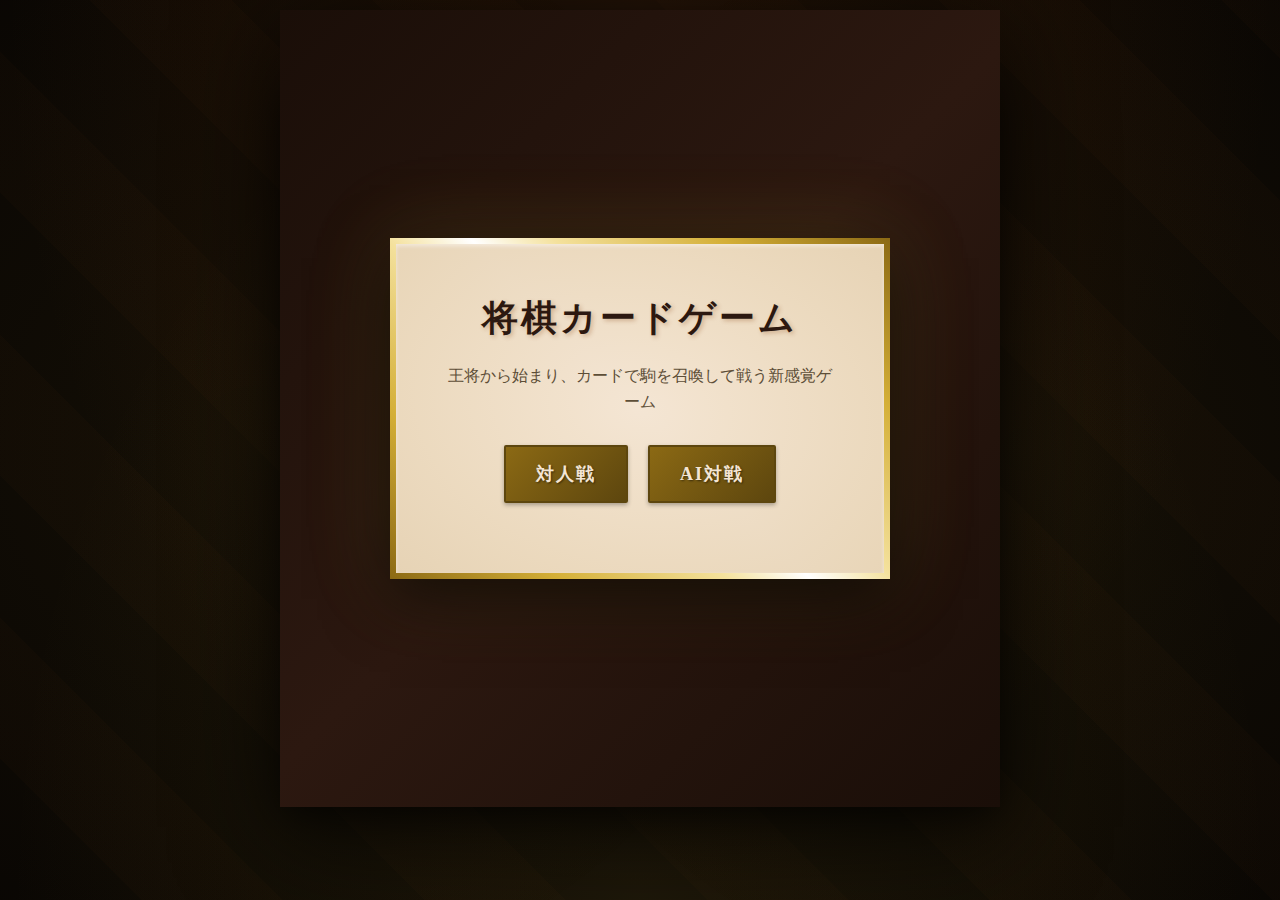
<file: index.html>
<!DOCTYPE html>
<html lang="ja">
<head>
    <meta charset="UTF-8">
    <meta name="viewport" content="width=device-width, initial-scale=1.0">
    <title>将棋カードゲーム</title>
    <link rel="preconnect" href="https://fonts.googleapis.com">
    <link rel="preconnect" href="https://fonts.gstatic.com" crossorigin>
    <link href="https://fonts.googleapis.com/css2?family=Noto+Serif+JP:wght@400;700&display=swap" rel="stylesheet">
    <link rel="stylesheet" href="styles.css">
</head>
<body>
    <div class="game-container">
        <header class="game-header">
            <h1 data-text="将棋カードゲーム">将棋カードゲーム</h1>
            <div class="game-info">
                <span id="current-player">先手のターン</span>
                <span id="action-status" class="action-status"></span>
                <button id="surrender-btn" class="btn">投了</button>
            </div>
        </header>

        <main class="game-main">
            <!-- 後手の手札エリア -->
            <div class="player-area player-2">
                <div class="player-info">
                    <h3>後手</h3>
                    <span class="deck-count">山札: <span id="deck2-count">35</span>枚</span>
                </div>
                <div class="hand-cards" id="hand2">
                    <!-- カードが動的に追加される -->
                </div>
                <div class="captured-pieces" id="captured2">
                    <h4>取られた駒</h4>
                    <div class="captured-list"></div>
                </div>
            </div>

            <!-- 将棋盤 -->
            <div class="board-container">
                <div class="board" id="game-board">
                    <!-- 9x9のマスが動的に生成される -->
                </div>
            </div>

            <!-- 先手の手札エリア -->
            <div class="player-area player-1">
                <div class="player-info">
                    <h3>先手</h3>
                    <span class="deck-count">山札: <span id="deck1-count">35</span>枚</span>
                </div>
                <div class="hand-cards" id="hand1">
                    <!-- カードが動的に追加される -->
                </div>
                <div class="captured-pieces" id="captured1">
                    <h4>取られた駒</h4>
                    <div class="captured-list"></div>
                </div>
            </div>
        </main>

        <!-- モーダル -->
        <div id="modal" class="modal hidden">
            <div class="modal-content">
                <h2 id="modal-title"></h2>
                <p id="modal-message"></p>
                <div class="modal-buttons">
                    <button id="modal-confirm" class="btn btn-primary">OK</button>
                    <button id="modal-cancel" class="btn btn-secondary hidden">キャンセル</button>
                </div>
            </div>
        </div>

        <!-- ゲーム開始画面 -->
        <div id="start-screen" class="start-screen">
            <div class="start-content">
                <h1 data-text="将棋カードゲーム">将棋カードゲーム</h1>
                <p>王将から始まり、カードで駒を召喚して戦う新感覚ゲーム</p>
                <div class="mode-selection">
                    <button id="pvp-btn" class="btn btn-large">対人戦</button>
                    <button id="pve-btn" class="btn btn-large">AI対戦</button>
                </div>
                <div id="ai-difficulty" class="ai-difficulty hidden">
                    <h3>難易度を選択</h3>
                    <button class="btn difficulty-btn" data-level="easy">初級</button>
                    <button class="btn difficulty-btn" data-level="medium">中級</button>
                    <button class="btn difficulty-btn" data-level="hard">上級</button>
                </div>
            </div>
        </div>
    </div>

    <script src="js/game.js"></script>
    <script src="js/board.js"></script>
    <script src="js/pieces.js"></script>
    <script src="js/cards.js"></script>
    <script src="js/ai.js"></script>
    <script src="js/main.js"></script>
</body>
</html>
</file>
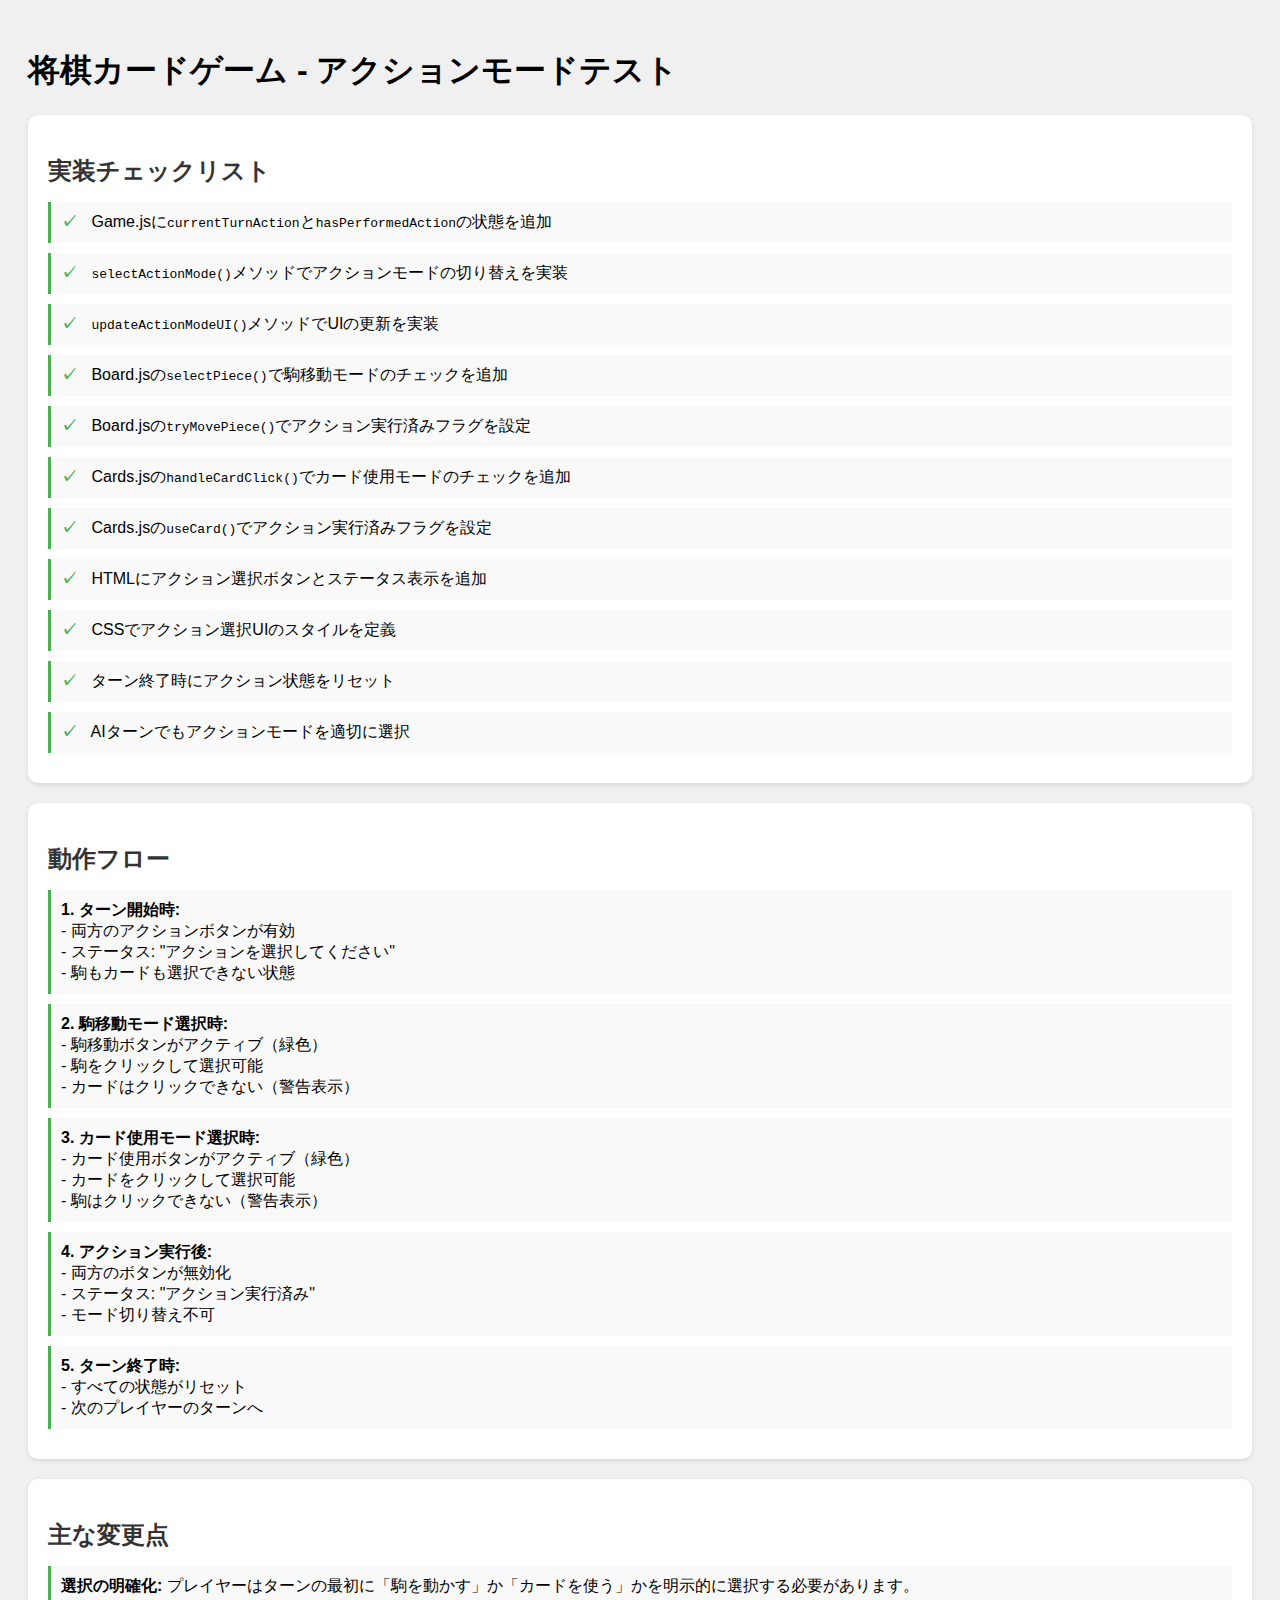
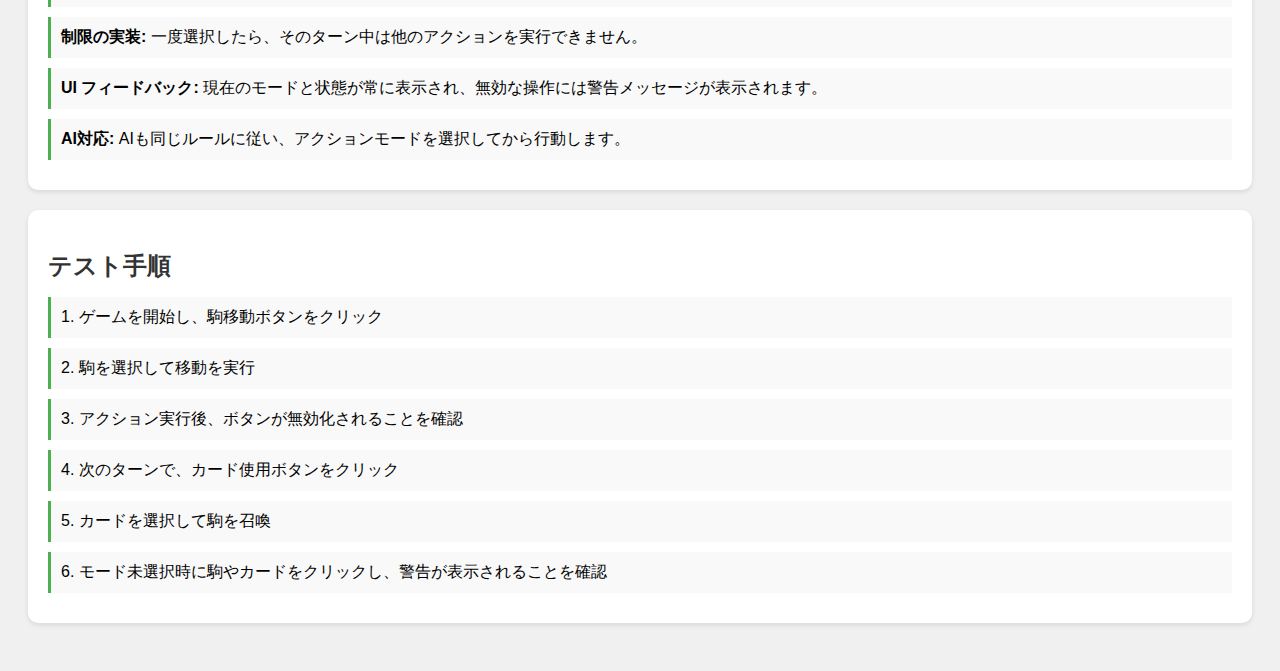
<file: test-action-mode.html>
<!DOCTYPE html>
<html lang="ja">
<head>
    <meta charset="UTF-8">
    <meta name="viewport" content="width=device-width, initial-scale=1.0">
    <title>アクションモードテスト</title>
    <style>
        body {
            font-family: Arial, sans-serif;
            padding: 20px;
            background-color: #f0f0f0;
        }
        .test-section {
            background-color: white;
            padding: 20px;
            margin-bottom: 20px;
            border-radius: 10px;
            box-shadow: 0 2px 5px rgba(0, 0, 0, 0.1);
        }
        h2 {
            color: #333;
            margin-bottom: 15px;
        }
        .test-item {
            margin-bottom: 10px;
            padding: 10px;
            background-color: #f9f9f9;
            border-left: 3px solid #4CAF50;
        }
        .test-item.fail {
            border-left-color: #f44336;
        }
        .test-item.pending {
            border-left-color: #FF9800;
        }
        .status {
            font-weight: bold;
            margin-right: 10px;
        }
        .pass { color: #4CAF50; }
        .fail { color: #f44336; }
        .pending { color: #FF9800; }
    </style>
</head>
<body>
    <h1>将棋カードゲーム - アクションモードテスト</h1>
    
    <div class="test-section">
        <h2>実装チェックリスト</h2>
        
        <div class="test-item">
            <span class="status pass">✓</span>
            Game.jsに<code>currentTurnAction</code>と<code>hasPerformedAction</code>の状態を追加
        </div>
        
        <div class="test-item">
            <span class="status pass">✓</span>
            <code>selectActionMode()</code>メソッドでアクションモードの切り替えを実装
        </div>
        
        <div class="test-item">
            <span class="status pass">✓</span>
            <code>updateActionModeUI()</code>メソッドでUIの更新を実装
        </div>
        
        <div class="test-item">
            <span class="status pass">✓</span>
            Board.jsの<code>selectPiece()</code>で駒移動モードのチェックを追加
        </div>
        
        <div class="test-item">
            <span class="status pass">✓</span>
            Board.jsの<code>tryMovePiece()</code>でアクション実行済みフラグを設定
        </div>
        
        <div class="test-item">
            <span class="status pass">✓</span>
            Cards.jsの<code>handleCardClick()</code>でカード使用モードのチェックを追加
        </div>
        
        <div class="test-item">
            <span class="status pass">✓</span>
            Cards.jsの<code>useCard()</code>でアクション実行済みフラグを設定
        </div>
        
        <div class="test-item">
            <span class="status pass">✓</span>
            HTMLにアクション選択ボタンとステータス表示を追加
        </div>
        
        <div class="test-item">
            <span class="status pass">✓</span>
            CSSでアクション選択UIのスタイルを定義
        </div>
        
        <div class="test-item">
            <span class="status pass">✓</span>
            ターン終了時にアクション状態をリセット
        </div>
        
        <div class="test-item">
            <span class="status pass">✓</span>
            AIターンでもアクションモードを適切に選択
        </div>
    </div>
    
    <div class="test-section">
        <h2>動作フロー</h2>
        
        <div class="test-item">
            <strong>1. ターン開始時:</strong><br>
            - 両方のアクションボタンが有効<br>
            - ステータス: "アクションを選択してください"<br>
            - 駒もカードも選択できない状態
        </div>
        
        <div class="test-item">
            <strong>2. 駒移動モード選択時:</strong><br>
            - 駒移動ボタンがアクティブ（緑色）<br>
            - 駒をクリックして選択可能<br>
            - カードはクリックできない（警告表示）
        </div>
        
        <div class="test-item">
            <strong>3. カード使用モード選択時:</strong><br>
            - カード使用ボタンがアクティブ（緑色）<br>
            - カードをクリックして選択可能<br>
            - 駒はクリックできない（警告表示）
        </div>
        
        <div class="test-item">
            <strong>4. アクション実行後:</strong><br>
            - 両方のボタンが無効化<br>
            - ステータス: "アクション実行済み"<br>
            - モード切り替え不可
        </div>
        
        <div class="test-item">
            <strong>5. ターン終了時:</strong><br>
            - すべての状態がリセット<br>
            - 次のプレイヤーのターンへ
        </div>
    </div>
    
    <div class="test-section">
        <h2>主な変更点</h2>
        
        <div class="test-item">
            <strong>選択の明確化:</strong> プレイヤーはターンの最初に「駒を動かす」か「カードを使う」かを明示的に選択する必要があります。
        </div>
        
        <div class="test-item">
            <strong>制限の実装:</strong> 一度選択したら、そのターン中は他のアクションを実行できません。
        </div>
        
        <div class="test-item">
            <strong>UI フィードバック:</strong> 現在のモードと状態が常に表示され、無効な操作には警告メッセージが表示されます。
        </div>
        
        <div class="test-item">
            <strong>AI対応:</strong> AIも同じルールに従い、アクションモードを選択してから行動します。
        </div>
    </div>
    
    <div class="test-section">
        <h2>テスト手順</h2>
        
        <div class="test-item">
            1. ゲームを開始し、駒移動ボタンをクリック
        </div>
        
        <div class="test-item">
            2. 駒を選択して移動を実行
        </div>
        
        <div class="test-item">
            3. アクション実行後、ボタンが無効化されることを確認
        </div>
        
        <div class="test-item">
            4. 次のターンで、カード使用ボタンをクリック
        </div>
        
        <div class="test-item">
            5. カードを選択して駒を召喚
        </div>
        
        <div class="test-item">
            6. モード未選択時に駒やカードをクリックし、警告が表示されることを確認
        </div>
    </div>
</body>
</html>
</file>
<file: styles.css>
/* リセットCSS */
* {
    margin: 0;
    padding: 0;
    box-sizing: border-box;
}

body {
    font-family: 'Noto Serif JP', 'Hiragino Mincho ProN', 'Yu Mincho', serif;
    background-color: #0a0704;
    background-image: 
        radial-gradient(ellipse at top, rgba(139, 69, 19, 0.2) 0%, transparent 70%),
        radial-gradient(ellipse at bottom, rgba(212, 175, 55, 0.1) 0%, transparent 70%),
        repeating-linear-gradient(
            45deg,
            transparent,
            transparent 100px,
            rgba(139, 69, 19, 0.03) 100px,
            rgba(139, 69, 19, 0.03) 200px
        );
    color: #333;
    min-height: 100vh;
    display: flex;
    justify-content: center;
    align-items: flex-start;
    padding-top: 10px;
    position: relative;
}

body::before {
    content: '';
    position: fixed;
    top: 0;
    left: 0;
    right: 0;
    bottom: 0;
    background: 
        radial-gradient(circle at 20% 50%, rgba(212, 175, 55, 0.05) 0%, transparent 50%),
        radial-gradient(circle at 80% 50%, rgba(212, 175, 55, 0.05) 0%, transparent 50%);
    pointer-events: none;
    z-index: 1;
}

/* ゲームコンテナ */
.game-container {
    width: 100%;
    max-width: 720px;
    margin: 0 auto;
    padding: 5px;
    filter: drop-shadow(0 20px 50px rgba(0, 0, 0, 0.8));
    position: relative;
    z-index: 10;
}

/* ヘッダー */
.game-header {
    background: 
        linear-gradient(180deg, rgba(212, 175, 55, 0.1) 0%, transparent 50%),
        linear-gradient(135deg, #1a0e08 0%, #0a0704 100%);
    color: #d4af37;
    padding: 16px 20px;
    border-radius: 0;
    display: flex;
    justify-content: space-between;
    align-items: center;
    border: 4px solid transparent;
    background-clip: padding-box;
    position: relative;
    overflow: hidden;
}

.game-header::before {
    content: '';
    position: absolute;
    top: -10px;
    left: -10px;
    right: -10px;
    bottom: -10px;
    background: linear-gradient(45deg, #8b6914, #d4af37, #8b6914);
    z-index: -2;
    animation: shimmer 3s ease-in-out infinite;
}

.game-header::after {
    content: '';
    position: absolute;
    top: -4px;
    left: -4px;
    right: -4px;
    bottom: -4px;
    background: linear-gradient(135deg, #1a0e08 0%, #0a0704 100%);
    z-index: -1;
}

@keyframes shimmer {
    0%, 100% { opacity: 0.5; }
    50% { opacity: 0.8; }
}

.game-header h1 {
    font-size: 20px;
    font-weight: bold;
    letter-spacing: 4px;
    text-shadow: 
        0 0 10px rgba(212, 175, 55, 0.5),
        2px 2px 4px rgba(0, 0, 0, 0.8);
    background: linear-gradient(45deg, #d4af37, #f4e19c, #d4af37);
    -webkit-background-clip: text;
    -webkit-text-fill-color: transparent;
    background-clip: text;
}

.game-info {
    display: flex;
    align-items: center;
    gap: 15px;
}

#current-player {
    font-size: 16px;
    font-weight: bold;
    letter-spacing: 2px;
    color: #f4e19c;
    text-shadow: 
        0 0 10px rgba(212, 175, 55, 0.5),
        1px 1px 3px rgba(0, 0, 0, 0.8);
    padding: 5px 10px;
    background: linear-gradient(90deg, transparent, rgba(212, 175, 55, 0.1), transparent);
    border-left: 2px solid #d4af37;
    border-right: 2px solid #d4af37;
}

/* アクション選択 */
.action-selection {
    display: flex;
    align-items: center;
    gap: 10px;
    padding: 5px 10px;
    background-color: rgba(0, 0, 0, 0.2);
    border-radius: 5px;
}

.action-btn {
    background-color: #654321;
    color: white;
    border: 2px solid transparent;
    transition: all 0.3s ease;
}

.action-btn:hover:not(:disabled) {
    background-color: #7b5a3a;
}

.action-btn.active {
    background-color: #4CAF50;
    border-color: #81C784;
}

.action-btn:disabled {
    opacity: 0.5;
    cursor: not-allowed;
}

.action-status {
    font-size: 14px;
    margin-left: 10px;
    font-style: italic;
}

.action-status.action-completed {
    color: #81C784;
    font-weight: bold;
}

/* ボタン */
.btn {
    padding: 6px 12px;
    border: 1px solid #8b6914;
    border-radius: 2px;
    cursor: pointer;
    font-size: 12px;
    transition: all 0.3s ease;
    font-family: 'Hiragino Mincho ProN', 'Yu Mincho', serif;
    font-weight: bold;
    box-shadow: 0 2px 4px rgba(0, 0, 0, 0.3);
}

.btn:hover {
    transform: translateY(-2px);
    box-shadow: 0 2px 5px rgba(0, 0, 0, 0.2);
}

.btn-primary {
    background: linear-gradient(135deg, #6b8e23 0%, #4a6318 100%);
    color: #f4e5d3;
    border-color: #4a6318;
}

.btn-secondary {
    background: linear-gradient(135deg, #5d4e37 0%, #3e3328 100%);
    color: #f4e5d3;
    border-color: #3e3328;
}

.btn-large {
    padding: 15px 30px;
    font-size: 18px;
    background: linear-gradient(135deg, #8b6914 0%, #5d460e 100%);
    color: #f4e5d3;
    border: 2px solid #5d460e;
    letter-spacing: 2px;
    text-shadow: 1px 1px 2px rgba(0, 0, 0, 0.5);
}

.btn-large:hover {
    background: linear-gradient(135deg, #a67c00 0%, #6b5100 100%);
    transform: translateY(-2px);
    box-shadow: 0 5px 15px rgba(0, 0, 0, 0.5);
}

#surrender-btn {
    background: linear-gradient(135deg, #8b2c1b 0%, #5d1e13 100%);
    color: #f4e5d3;
    border-color: #5d1e13;
}

/* アクション選択 */
.action-selection {
    display: flex;
    align-items: center;
    gap: 10px;
}

.action-btn {
    background-color: #666;
    color: white;
}

.action-btn.active {
    background-color: #4CAF50;
}

.action-btn:disabled {
    background-color: #999;
    cursor: not-allowed;
    opacity: 0.6;
}

.action-status {
    font-size: 12px;
    font-weight: bold;
    padding: 4px 8px;
    background-color: rgba(212, 175, 55, 0.2);
    border: 1px solid rgba(212, 175, 55, 0.4);
    border-radius: 2px;
    color: #f4e5d3;
    font-family: 'Hiragino Mincho ProN', 'Yu Mincho', serif;
    letter-spacing: 0.5px;
}

/* メインゲームエリア */
.game-main {
    background: 
        radial-gradient(ellipse at center, rgba(244, 229, 211, 0.95) 0%, rgba(232, 213, 184, 0.95) 100%),
        url('data:image/svg+xml,%3Csvg width="100" height="100" xmlns="http://www.w3.org/2000/svg"%3E%3Cdefs%3E%3Cpattern id="grid" width="10" height="10" patternUnits="userSpaceOnUse"%3E%3Cpath d="M 10 0 L 0 0 0 10" fill="none" stroke="rgba(139, 69, 19, 0.05)" stroke-width="0.5"/%3E%3C/pattern%3E%3C/defs%3E%3Crect width="100" height="100" fill="url(%23grid)"/%3E%3C/svg%3E');
    padding: 20px;
    border-radius: 0;
    border: 4px solid transparent;
    border-top: none;
    box-shadow: 
        inset 0 5px 15px rgba(0, 0, 0, 0.2),
        0 10px 30px rgba(0, 0, 0, 0.5);
    position: relative;
    background-clip: padding-box;
}

.game-main::before {
    content: '';
    position: absolute;
    top: -4px;
    left: -4px;
    right: -4px;
    bottom: -4px;
    background: linear-gradient(45deg, #8b6914, #d4af37, #8b6914);
    z-index: -1;
    opacity: 0.7;
}

/* プレイヤーエリア */
.player-area {
    padding: 10px;
    margin-bottom: 12px;
    background: linear-gradient(135deg, #e8d5b8 0%, #d4c2a5 100%);
    border: 2px solid #8b6914;
    border-radius: 0;
    box-shadow: inset 0 1px 3px rgba(0, 0, 0, 0.2);
    position: relative;
}

.player-area::before {
    content: '';
    position: absolute;
    top: -2px;
    left: -2px;
    right: -2px;
    bottom: -2px;
    background: #8b6914;
    z-index: -1;
    opacity: 0.3;
}

.player-info {
    display: flex;
    justify-content: space-between;
    align-items: center;
    margin-bottom: 10px;
}

.player-info h3 {
    font-size: 14px;
    color: #2c1810;
    font-family: 'Hiragino Mincho ProN', 'Yu Mincho', serif;
    font-weight: bold;
    letter-spacing: 1px;
}

.deck-count {
    font-size: 11px;
    color: #5d4e37;
    font-family: 'Hiragino Mincho ProN', 'Yu Mincho', serif;
}

/* 手札エリア */
.hand-cards {
    display: flex;
    gap: 5px;
    overflow-x: auto;
    padding: 5px 0;
    min-height: 70px;
}

.card {
    width: 48px;
    height: 60px;
    background: 
        radial-gradient(ellipse at 30% 30%, rgba(255, 255, 255, 0.6) 0%, transparent 60%),
        linear-gradient(135deg, #faf6f0 0%, #e8ddc8 100%);
    border: 2px solid #8b6914;
    border-radius: 2px;
    display: flex;
    align-items: center;
    justify-content: center;
    font-size: 16px;
    font-weight: bold;
    cursor: pointer;
    transition: all 0.3s ease;
    flex-shrink: 0;
    box-shadow: 
        0 4px 8px rgba(0, 0, 0, 0.4),
        inset 0 1px 2px rgba(255, 255, 255, 0.6);
    position: relative;
    overflow: hidden;
}

.card::before {
    content: '';
    position: absolute;
    top: 0;
    left: 0;
    right: 0;
    bottom: 0;
    background: 
        repeating-linear-gradient(
            45deg,
            transparent,
            transparent 5px,
            rgba(212, 175, 55, 0.1) 5px,
            rgba(212, 175, 55, 0.1) 10px
        );
    border-radius: 1px;
}

.card::after {
    content: '';
    position: absolute;
    top: 2px;
    left: 2px;
    right: 2px;
    bottom: 2px;
    border: 1px solid rgba(212, 175, 55, 0.4);
    border-radius: 1px;
}

.card:hover {
    transform: translateY(-5px);
    box-shadow: 0 5px 15px rgba(0, 0, 0, 0.5);
    background: linear-gradient(135deg, #fff 0%, #f0e6d2 100%);
}

.card.selected {
    border-color: #d4af37;
    background: linear-gradient(135deg, #ffd700 0%, #f0d074 100%);
    box-shadow: 0 0 10px rgba(212, 175, 55, 0.6);
}

/* 将棋盤 */
.board-container {
    display: flex;
    justify-content: center;
    margin: 15px 0;
}

.board {
    display: grid;
    grid-template-columns: repeat(9, 36px);
    grid-template-rows: repeat(9, 36px);
    gap: 0;
    background-color: #f0d9b5;
    border: 4px solid #8b6914;
    padding: 0;
    box-shadow: 
        inset 0 0 10px rgba(0, 0, 0, 0.1),
        0 5px 20px rgba(0, 0, 0, 0.3);
    position: relative;
}

.board::before {
    content: '';
    position: absolute;
    top: -6px;
    left: -6px;
    right: -6px;
    bottom: -6px;
    background: 
        linear-gradient(45deg, 
            #8b6914 0%, 
            #d4af37 25%, 
            #f4e19c 50%, 
            #d4af37 75%, 
            #8b6914 100%);
    z-index: -1;
    animation: goldShimmer 8s linear infinite;
}

@keyframes goldShimmer {
    0% { background-position: 0% 50%; }
    100% { background-position: 200% 50%; }
}

.board::after {
    content: '';
    position: absolute;
    top: 0;
    left: 0;
    right: 0;
    bottom: 0;
    background: 
        repeating-linear-gradient(
            90deg,
            transparent,
            transparent 35px,
            #8b6914 35px,
            #8b6914 36px
        ),
        repeating-linear-gradient(
            0deg,
            transparent,
            transparent 35px,
            #8b6914 35px,
            #8b6914 36px
        );
    pointer-events: none;
    opacity: 0.5;
}

.cell {
    background-color: transparent;
    display: flex;
    align-items: center;
    justify-content: center;
    cursor: pointer;
    position: relative;
    font-size: 14px;
    font-weight: bold;
    transition: background-color 0.2s ease;
}

.cell:nth-child(9n) {
    border-right: none;
}

.cell:nth-last-child(-n+9) {
    border-bottom: none;
}

.cell:hover {
    background-color: #d4bb89;
    box-shadow: inset 0 0 10px rgba(139, 69, 19, 0.3);
}

.cell.valid-move {
    background-color: rgba(152, 195, 121, 0.5);
    box-shadow: inset 0 0 10px rgba(76, 175, 80, 0.3);
}

.cell.valid-summon {
    background-color: rgba(124, 179, 212, 0.5);
    box-shadow: inset 0 0 10px rgba(70, 130, 180, 0.3);
}

.cell.selected {
    background-color: #f0d074;
    box-shadow: 
        inset 0 0 20px rgba(212, 175, 55, 0.6),
        0 0 10px rgba(212, 175, 55, 0.4);
}

/* 駒 */
.piece {
    width: 30px;
    height: 30px;
    display: flex;
    align-items: center;
    justify-content: center;
    font-size: 14px;
    font-weight: 900;
    border-radius: 2px;
    font-family: 'Noto Serif JP', 'Hiragino Mincho ProN', serif;
    text-shadow: 1px 1px 2px rgba(0, 0, 0, 0.3);
    position: relative;
    transition: all 0.2s ease;
}

.piece::before {
    content: '';
    position: absolute;
    top: -2px;
    left: -2px;
    right: -2px;
    bottom: -2px;
    background: radial-gradient(circle, rgba(212, 175, 55, 0.3) 0%, transparent 70%);
    opacity: 0;
    transition: opacity 0.3s ease;
}

.piece:hover::before {
    opacity: 1;
}

.piece.player1 {
    background: 
        radial-gradient(ellipse at 30% 30%, rgba(255, 255, 255, 0.8) 0%, transparent 50%),
        linear-gradient(135deg, #faf6f0 0%, #e8ddc8 100%);
    color: #1a0e08;
    border: 1px solid #8b6914;
    box-shadow: 
        0 3px 6px rgba(0, 0, 0, 0.4),
        inset 0 1px 2px rgba(255, 255, 255, 0.6);
    text-shadow: 
        0 1px 0 rgba(255, 255, 255, 0.5),
        1px 1px 2px rgba(0, 0, 0, 0.3);
}

.piece.player2 {
    background: 
        radial-gradient(ellipse at 30% 30%, rgba(212, 175, 55, 0.3) 0%, transparent 50%),
        linear-gradient(135deg, #1a0e08 0%, #0a0704 100%);
    color: #d4af37;
    border: 1px solid #d4af37;
    transform: rotate(180deg);
    box-shadow: 
        0 3px 6px rgba(0, 0, 0, 0.6),
        inset 0 1px 2px rgba(212, 175, 55, 0.3);
    text-shadow: 
        0 0 5px rgba(212, 175, 55, 0.5),
        1px 1px 2px rgba(0, 0, 0, 0.8);
}

/* 取られた駒エリア */
.captured-pieces {
    margin-top: 8px;
}

.captured-pieces h4 {
    font-size: 11px;
    margin-bottom: 3px;
    color: #5d4e37;
    font-family: 'Hiragino Mincho ProN', 'Yu Mincho', serif;
    letter-spacing: 0.5px;
}

.captured-list {
    display: flex;
    gap: 2px;
    flex-wrap: wrap;
}

.captured-list .piece {
    width: 20px;
    height: 20px;
    font-size: 10px;
}

/* モーダル */
.modal {
    position: fixed;
    top: 0;
    left: 0;
    width: 100%;
    height: 100%;
    background-color: rgba(0, 0, 0, 0.7);
    display: flex;
    justify-content: center;
    align-items: center;
    z-index: 1000;
}

.modal.hidden {
    display: none;
}

.modal-content {
    background: linear-gradient(135deg, #f4e5d3 0%, #e8d5b8 100%);
    padding: 30px;
    border: 3px solid #8b6914;
    border-radius: 0;
    max-width: 400px;
    width: 90%;
    text-align: center;
    box-shadow: 
        0 10px 30px rgba(0, 0, 0, 0.5),
        inset 0 1px 3px rgba(255, 255, 255, 0.3);
    position: relative;
}

.modal-content::before {
    content: '';
    position: absolute;
    top: -6px;
    left: -6px;
    right: -6px;
    bottom: -6px;
    border: 1px solid #d4af37;
    z-index: -1;
}

.modal-content h2 {
    margin-bottom: 15px;
    color: #2c1810;
    font-family: 'Hiragino Mincho ProN', 'Yu Mincho', serif;
    font-weight: bold;
    letter-spacing: 2px;
    text-shadow: 1px 1px 2px rgba(139, 69, 19, 0.3);
}

.modal-content p {
    margin-bottom: 20px;
    color: #5d4e37;
    font-family: 'Hiragino Mincho ProN', 'Yu Mincho', serif;
    line-height: 1.6;
}

.modal-buttons {
    display: flex;
    justify-content: center;
    gap: 10px;
}

/* スタート画面 */
.start-screen {
    position: fixed;
    top: 0;
    left: 0;
    width: 100%;
    height: 100%;
    background: linear-gradient(135deg, #1a0e08 0%, #2c1810 50%, #1a0e08 100%);
    display: flex;
    justify-content: center;
    align-items: center;
    z-index: 2000;
}

.start-screen.hidden {
    display: none;
}

.start-content {
    background: 
        radial-gradient(ellipse at center, rgba(244, 229, 211, 0.98) 0%, rgba(232, 213, 184, 0.98) 100%);
    padding: 50px;
    border: 6px solid transparent;
    border-radius: 0;
    text-align: center;
    max-width: 500px;
    box-shadow: 
        0 20px 60px rgba(0, 0, 0, 0.7),
        inset 0 2px 4px rgba(255, 255, 255, 0.5),
        0 0 80px rgba(212, 175, 55, 0.2);
    position: relative;
    background-clip: padding-box;
}

.start-content::before {
    content: '';
    position: absolute;
    top: -6px;
    left: -6px;
    right: -6px;
    bottom: -6px;
    background: 
        linear-gradient(45deg, 
            #8b6914 0%, 
            #d4af37 20%, 
            #f4e19c 40%, 
            #fff 50%, 
            #f4e19c 60%, 
            #d4af37 80%, 
            #8b6914 100%);
    z-index: -1;
    animation: goldFlow 5s ease-in-out infinite;
}

@keyframes goldFlow {
    0%, 100% { opacity: 0.8; }
    50% { opacity: 1; }
}

.start-content h1 {
    font-size: 36px;
    margin-bottom: 20px;
    color: #2c1810;
    font-family: 'Hiragino Mincho ProN', 'Yu Mincho', serif;
    font-weight: bold;
    text-shadow: 2px 2px 4px rgba(139, 69, 19, 0.3);
    letter-spacing: 3px;
}

.start-content p {
    font-size: 16px;
    margin-bottom: 30px;
    color: #5d4e37;
    font-family: 'Hiragino Mincho ProN', 'Yu Mincho', serif;
    line-height: 1.6;
}

.mode-selection {
    display: flex;
    gap: 20px;
    justify-content: center;
    margin-bottom: 20px;
}

.ai-difficulty {
    margin-top: 20px;
}

.ai-difficulty h3 {
    margin-bottom: 15px;
    color: #333;
}

.difficulty-btn {
    margin: 0 10px;
}

/* レスポンシブ対応 */
@media (max-width: 768px) {
    .board {
        grid-template-columns: repeat(9, 35px);
        grid-template-rows: repeat(9, 35px);
    }
    
    .cell {
        font-size: 14px;
    }
    
    .piece {
        width: 30px;
        height: 30px;
        font-size: 12px;
    }
    
    .card {
        width: 50px;
        height: 65px;
        font-size: 14px;
    }
}

.hidden {
    display: none !important;
}

/* 開始演出アニメーション */
@keyframes fadeOut {
    from {
        opacity: 1;
    }
    to {
        opacity: 0;
    }
}

/* ゲーム開始時の盤面演出 */
.game-container {
    animation: gameStart 1s ease-out;
}

@keyframes gameStart {
    from {
        opacity: 0;
        transform: scale(0.95);
    }
    to {
        opacity: 1;
        transform: scale(1);
    }
}

/* 初回の王将のみ回転演出 */
.game-container.initial .piece {
    animation: kingAppear 0.8s ease-out;
}

@keyframes kingAppear {
    from {
        transform: scale(0) rotate(360deg);
        opacity: 0;
    }
    50% {
        transform: scale(1.1) rotate(180deg);
        opacity: 0.8;
    }
    to {
        transform: scale(1) rotate(0deg);
        opacity: 1;
    }
}

.game-container.initial .piece.player2 {
    animation: kingAppear2 0.8s ease-out;
}

@keyframes kingAppear2 {
    from {
        transform: scale(0) rotate(-360deg);
        opacity: 0;
    }
    50% {
        transform: scale(1.1) rotate(-180deg);
        opacity: 0.8;
    }
    to {
        transform: scale(1) rotate(180deg);
        opacity: 1;
    }
}

/* 通常の駒出現演出（控えめ） */
.piece.new-piece {
    animation: gentleAppear 0.3s ease-out;
}

@keyframes gentleAppear {
    from {
        transform: scale(0.8);
        opacity: 0;
    }
    to {
        transform: scale(1);
        opacity: 1;
    }
}

/* 駒移動時の演出（さらに控えめ） */
.piece.moved {
    animation: gentleMove 0.2s ease-out;
}

@keyframes gentleMove {
    from {
        transform: scale(0.95);
    }
    to {
        transform: scale(1);
    }
}
</file>
